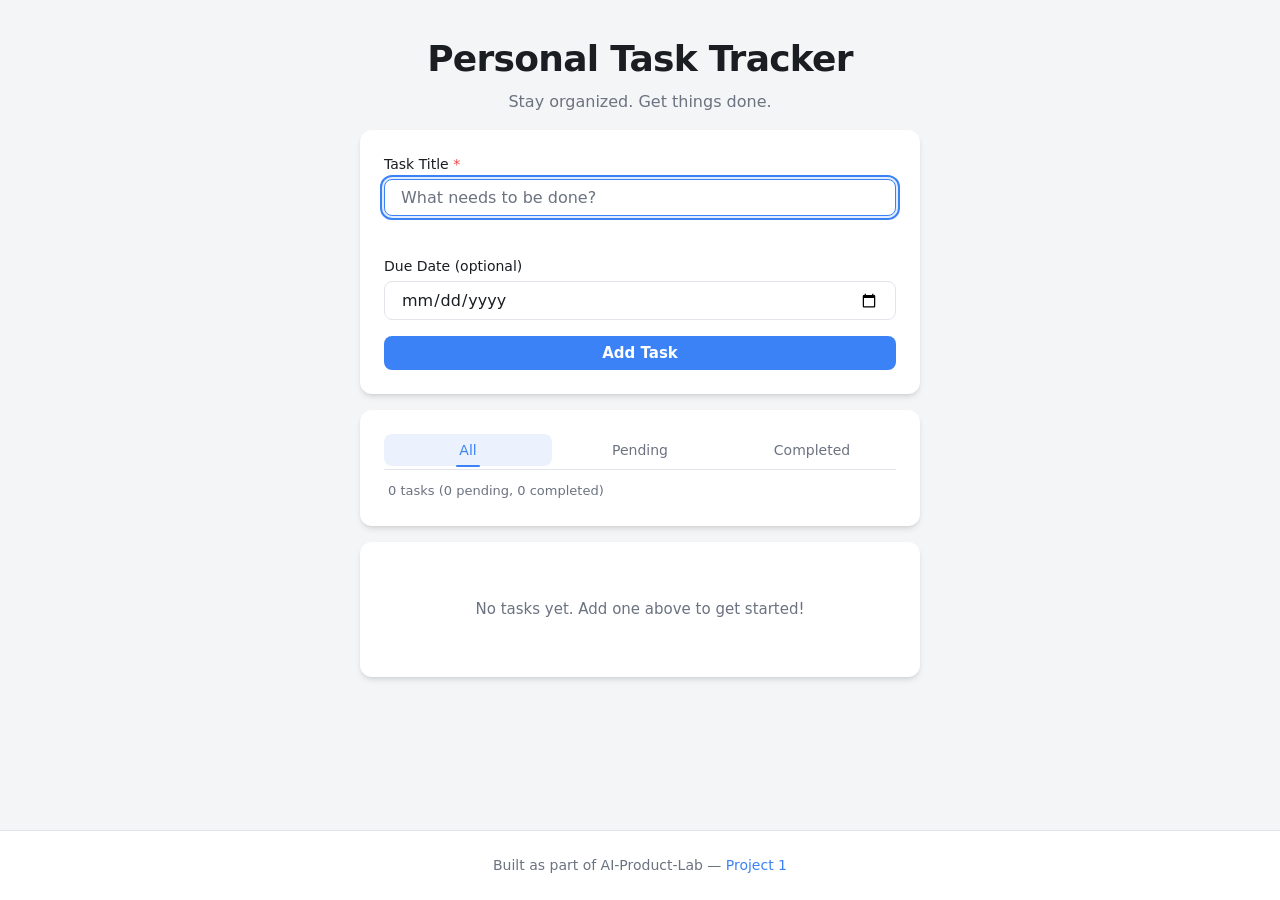
<file: 01-First-Web-App/index.html>
<!DOCTYPE html>
<html lang="en">
<head>
  <meta charset="UTF-8">
  <meta name="viewport" content="width=device-width, initial-scale=1.0">
  <title>Personal Task Tracker</title>
  <link rel="stylesheet" href="style.css">
</head>
<body>
  <header class="app-header">
    <h1>Personal Task Tracker</h1>
    <p class="app-tagline">Stay organized. Get things done.</p>
  </header>

  <main class="app-main">
    <!-- Task Entry Form -->
    <section class="task-form-section" aria-labelledby="form-title">
      <h2 id="form-title" class="visually-hidden">Add New Task</h2>
      <form id="task-form" class="task-form" novalidate>
        <div class="form-group">
          <label for="task-title">Task Title <span class="required" aria-hidden="true">*</span></label>
          <input
            type="text"
            id="task-title"
            name="title"
            placeholder="What needs to be done?"
            required
            maxlength="200"
            autocomplete="off"
          >
          <span id="title-error" class="error-message" aria-live="polite"></span>
        </div>

        <div class="form-group">
          <label for="task-due-date">Due Date (optional)</label>
          <input
            type="date"
            id="task-due-date"
            name="dueDate"
          >
        </div>

        <button type="submit" id="add-task-btn" class="btn btn-primary">
          Add Task
        </button>
      </form>
    </section>

    <!-- Filter Controls -->
    <section class="filter-section" aria-labelledby="filter-title">
      <h2 id="filter-title" class="visually-hidden">Filter Tasks</h2>
      <div class="filter-tabs" role="tablist" aria-label="Task filters">
        <button
          role="tab"
          id="filter-all"
          class="filter-tab active"
          aria-selected="true"
          aria-controls="task-list"
          data-filter="all"
        >
          All
        </button>
        <button
          role="tab"
          id="filter-pending"
          class="filter-tab"
          aria-selected="false"
          aria-controls="task-list"
          data-filter="pending"
        >
          Pending
        </button>
        <button
          role="tab"
          id="filter-completed"
          class="filter-tab"
          aria-selected="false"
          aria-controls="task-list"
          data-filter="completed"
        >
          Completed
        </button>
      </div>
      <span id="task-count" class="task-count" aria-live="polite"></span>
    </section>

    <!-- Task List -->
    <section class="task-list-section" aria-labelledby="list-title">
      <h2 id="list-title" class="visually-hidden">Tasks</h2>

      <!-- Empty State (shown when no tasks match filter) -->
      <div id="empty-state" class="empty-state hidden" aria-live="polite">
        <p id="empty-message"></p>
      </div>

      <!-- Task List (populated by JavaScript) -->
      <ul id="task-list" class="task-list" role="list"></ul>
    </section>

    <!-- localStorage Error Message -->
    <div id="storage-error" class="storage-error hidden" aria-live="assertive"></div>
  </main>

  <footer class="app-footer">
    <p>Built as part of AI-Product-Lab — <a href="../README.md">Project 1</a></p>
  </footer>

  <script src="app.js"></script>
</body>
</html>
</file>
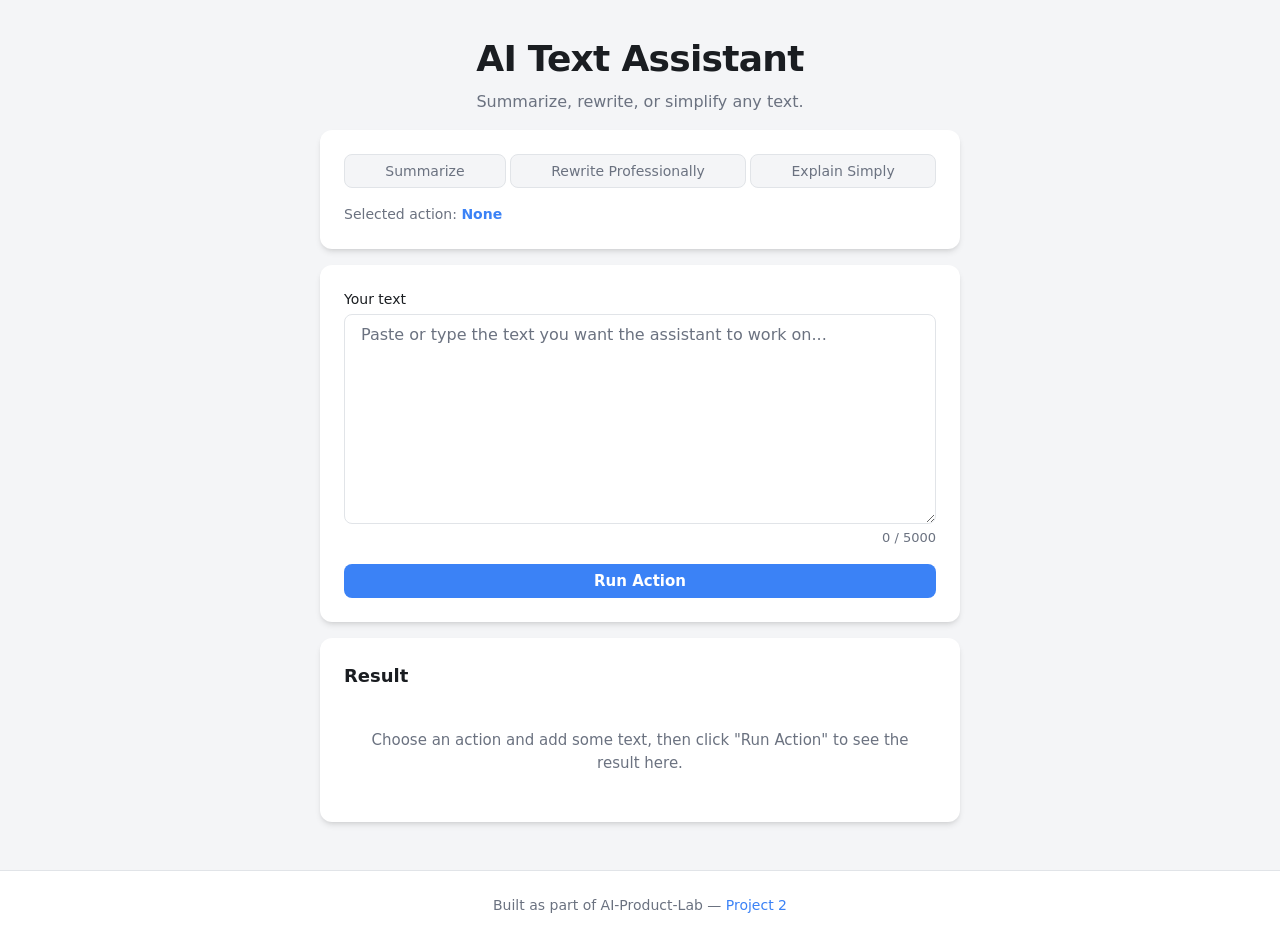
<file: 02-AI-Tool/index.html>
<!DOCTYPE html>
<html lang="en">
<head>
  <meta charset="UTF-8">
  <meta name="viewport" content="width=device-width, initial-scale=1.0">
  <title>AI Text Assistant</title>
  <link rel="stylesheet" href="style.css">
</head>
<body>
  <header class="app-header">
    <h1>AI Text Assistant</h1>
    <p class="app-tagline">Summarize, rewrite, or simplify any text.</p>
  </header>

  <main class="app-main">
    <!-- Action Selection -->
    <section class="action-section" aria-labelledby="action-title">
      <h2 id="action-title" class="visually-hidden">Choose an Action</h2>
      <div class="action-tabs" role="tablist" aria-label="AI actions">
        <button
          role="tab"
          id="action-summarize"
          class="action-tab"
          aria-selected="false"
          aria-controls="input-text"
          data-action="summarize"
        >
          Summarize
        </button>
        <button
          role="tab"
          id="action-rewrite"
          class="action-tab"
          aria-selected="false"
          aria-controls="input-text"
          data-action="rewrite"
        >
          Rewrite Professionally
        </button>
        <button
          role="tab"
          id="action-explain"
          class="action-tab"
          aria-selected="false"
          aria-controls="input-text"
          data-action="explain"
        >
          Explain Simply
        </button>
      </div>

      <!-- Selected action indicator -->
      <p class="selected-action" aria-live="polite">
        Selected action: <strong id="selected-action-label">None</strong>
      </p>
    </section>

    <!-- Text Input -->
    <section class="input-section" aria-labelledby="input-heading">
      <h2 id="input-heading" class="visually-hidden">Enter Your Text</h2>
      <div class="form-group">
        <label for="input-text">Your text</label>
        <textarea
          id="input-text"
          name="inputText"
          rows="8"
          maxlength="5000"
          placeholder="Paste or type the text you want the assistant to work on..."
        ></textarea>
        <div class="input-meta">
          <span id="input-error" class="error-message" aria-live="polite"></span>
          <span id="char-counter" class="char-counter">0 / 5000</span>
        </div>
      </div>

      <button type="button" id="run-action-btn" class="btn btn-primary">
        Run Action
      </button>
    </section>

    <!-- Result Area -->
    <section class="result-section" aria-labelledby="result-heading">
      <h2 id="result-heading" class="section-title">Result</h2>

      <!-- Empty state shown before any run -->
      <div id="result-empty" class="empty-state">
        <p id="result-empty-message">Choose an action and add some text, then click "Run Action" to see the result here.</p>
      </div>

      <!-- Result output (populated by JavaScript) -->
      <div id="result-output" class="result-output hidden" aria-live="polite"></div>
    </section>
  </main>

  <footer class="app-footer">
    <p>Built as part of AI-Product-Lab — <a href="../README.md">Project 2</a></p>
  </footer>

  <script src="app.js"></script>
</body>
</html>
</file>
<file: 01-First-Web-App/style.css>
/* ========================================
   Personal Task Tracker — style.css
   Clean, modern, responsive productivity app
   ======================================== */

/* ----------------------------------------
   CSS Custom Properties (Design Tokens)
   ---------------------------------------- */
:root {
  /* Colors */
  --color-bg: #f4f5f7;
  --color-panel: #ffffff;
  --color-text: #1a1d21;
  --color-text-muted: #6b7280;
  --color-border: #e1e4e8;
  --color-border-focus: #3b82f6;
  --color-primary: #3b82f6;
  --color-primary-hover: #2563eb;
  --color-primary-active: #1d4ed8;
  --color-danger: #ef4444;
  --color-danger-hover: #dc2626;
  --color-success: #22c55e;
  --color-warning: #f59e0b;
  --color-overdue: #ef4444;
  --color-completed: #9ca3af;

  /* Shadows */
  --shadow-sm: 0 1px 2px rgba(0, 0, 0, 0.05);
  --shadow-md: 0 4px 6px -1px rgba(0, 0, 0, 0.1), 0 2px 4px -2px rgba(0, 0, 0, 0.1);
  --shadow-lg: 0 10px 15px -3px rgba(0, 0, 0, 0.1), 0 4px 6px -4px rgba(0, 0, 0, 0.1);

  /* Spacing */
  --space-xs: 4px;
  --space-sm: 8px;
  --space-md: 16px;
  --space-lg: 24px;
  --space-xl: 32px;

  /* Border radius */
  --radius-sm: 4px;
  --radius-md: 8px;
  --radius-lg: 12px;

  /* Transitions */
  --transition-fast: 150ms ease;
  --transition-normal: 200ms ease;

  /* Layout */
  --panel-max-width: 560px;
  --panel-padding: var(--space-lg);
}

/* ----------------------------------------
   Reset & Base Styles
   ---------------------------------------- */
*, *::before, *::after {
  box-sizing: border-box;
}

html {
  font-size: 16px;
  -webkit-font-smoothing: antialiased;
  -moz-osx-font-smoothing: grayscale;
}

body {
  margin: 0;
  min-height: 100vh;
  background-color: var(--color-bg);
  color: var(--color-text);
  font-family: system-ui, -apple-system, BlinkMacSystemFont, "Segoe UI", Roboto, "Helvetica Neue", Arial, sans-serif;
  line-height: 1.5;
  display: flex;
  flex-direction: column;
}

/* ----------------------------------------
   Utility Classes
   ---------------------------------------- */
.visually-hidden {
  position: absolute;
  width: 1px;
  height: 1px;
  padding: 0;
  margin: -1px;
  overflow: hidden;
  clip: rect(0, 0, 0, 0);
  white-space: nowrap;
  border: 0;
}

.hidden {
  display: none !important;
}

/* Focus styles for accessibility */
:focus-visible {
  outline: 2px solid var(--color-border-focus);
  outline-offset: 2px;
}

/* Remove default focus for mouse users, keep for keyboard */
:focus:not(:focus-visible) {
  outline: none;
}

/* ----------------------------------------
   Layout: Header, Main, Footer
   ---------------------------------------- */
.app-header {
  text-align: center;
  padding: var(--space-xl) var(--space-md) var(--space-md);
}

.app-header h1 {
  margin: 0 0 var(--space-xs);
  font-size: clamp(1.75rem, 4vw, 2.25rem);
  font-weight: 700;
  color: var(--color-text);
  letter-spacing: -0.02em;
}

.app-tagline {
  margin: 0;
  color: var(--color-text-muted);
  font-size: 1rem;
}

.app-main {
  flex: 1;
  display: flex;
  flex-direction: column;
  align-items: center;
  padding: 0 var(--space-md) var(--space-xl);
  width: 100%;
}

.app-footer {
  padding: var(--space-lg) var(--space-md);
  text-align: center;
  border-top: 1px solid var(--color-border);
  background-color: var(--color-panel);
  margin-top: auto;
}

.app-footer p {
  margin: 0;
  font-size: 0.875rem;
  color: var(--color-text-muted);
}

.app-footer a {
  color: var(--color-primary);
  text-decoration: none;
}

.app-footer a:hover {
  text-decoration: underline;
}

/* ----------------------------------------
   Panel Container (centered card)
   ---------------------------------------- */
.task-form-section,
.filter-section,
.task-list-section {
  width: 100%;
  max-width: var(--panel-max-width);
  background: var(--color-panel);
  border-radius: var(--radius-lg);
  box-shadow: var(--shadow-md);
  padding: var(--panel-padding);
  margin-bottom: var(--space-md);
}

/* ----------------------------------------
   Task Form
   ---------------------------------------- */
.task-form {
  display: flex;
  flex-direction: column;
  gap: var(--space-md);
}

.form-group {
  display: flex;
  flex-direction: column;
  gap: var(--space-xs);
}

.form-group label {
  font-size: 0.875rem;
  font-weight: 500;
  color: var(--color-text);
}

.required {
  color: var(--color-danger);
}

.form-group input {
  padding: var(--space-sm) var(--space-md);
  border: 1px solid var(--color-border);
  border-radius: var(--radius-md);
  font-size: 1rem;
  font-family: inherit;
  color: var(--color-text);
  background: var(--color-panel);
  transition: border-color var(--transition-fast), box-shadow var(--transition-fast);
}

.form-group input::placeholder {
  color: var(--color-text-muted);
}

.form-group input:hover {
  border-color: #cbd5e1;
}

.form-group input:focus {
  border-color: var(--color-border-focus);
  box-shadow: 0 0 0 3px rgba(59, 130, 246, 0.15);
}

.form-group input[aria-invalid="true"] {
  border-color: var(--color-danger);
}

.form-group input[aria-invalid="true"]:focus {
  box-shadow: 0 0 0 3px rgba(239, 68, 68, 0.15);
}

.error-message {
  min-height: 1.25rem;
  font-size: 0.8125rem;
  color: var(--color-danger);
}

/* Buttons */
.btn {
  display: inline-flex;
  align-items: center;
  justify-content: center;
  gap: var(--space-sm);
  padding: var(--space-sm) var(--space-lg);
  font-size: 0.9375rem;
  font-weight: 600;
  font-family: inherit;
  border: none;
  border-radius: var(--radius-md);
  cursor: pointer;
  transition: background-color var(--transition-fast), transform var(--transition-fast), box-shadow var(--transition-fast);
}

.btn:disabled {
  opacity: 0.6;
  cursor: not-allowed;
}

.btn-primary {
  background-color: var(--color-primary);
  color: #ffffff;
}

.btn-primary:hover:not(:disabled) {
  background-color: var(--color-primary-hover);
}

.btn-primary:active:not(:disabled) {
  background-color: var(--color-primary-active);
  transform: scale(0.98);
}

.btn-primary:focus-visible {
  box-shadow: 0 0 0 3px rgba(59, 130, 246, 0.3);
}

/* ----------------------------------------
   Filter Tabs
   ---------------------------------------- */
.filter-tabs {
  display: flex;
  gap: var(--space-xs);
  margin-bottom: var(--space-sm);
  border-bottom: 1px solid var(--color-border);
  padding-bottom: calc(var(--space-xs) - 1px);
}

.filter-tab {
  flex: 1;
  padding: var(--space-sm) var(--space-md);
  font-size: 0.875rem;
  font-weight: 500;
  font-family: inherit;
  color: var(--color-text-muted);
  background: transparent;
  border: none;
  border-radius: var(--radius-md);
  cursor: pointer;
  transition: color var(--transition-fast), background-color var(--transition-fast);
  position: relative;
}

.filter-tab:hover:not(.active) {
  color: var(--color-text);
  background-color: var(--color-bg);
}

.filter-tab.active {
  color: var(--color-primary);
  background-color: rgba(59, 130, 246, 0.1);
}

.filter-tab.active::after {
  content: "";
  position: absolute;
  bottom: -1px;
  left: 50%;
  transform: translateX(-50%);
  width: 24px;
  height: 2px;
  background-color: var(--color-primary);
  border-radius: 1px;
}

.filter-tab:focus-visible {
  box-shadow: 0 0 0 2px rgba(59, 130, 246, 0.3);
}

.task-count {
  display: inline-block;
  font-size: 0.8125rem;
  color: var(--color-text-muted);
  padding: 0 var(--space-xs);
}

/* ----------------------------------------
   Task List
   ---------------------------------------- */
.task-list {
  list-style: none;
  margin: 0;
  padding: 0;
  display: flex;
  flex-direction: column;
  gap: var(--space-xs);
}

.task-item {
  display: flex;
  align-items: flex-start;
  gap: var(--space-md);
  padding: var(--space-md);
  background: var(--color-bg);
  border-radius: var(--radius-md);
  border: 1px solid var(--color-border);
  transition: background-color var(--transition-fast), border-color var(--transition-fast), box-shadow var(--transition-fast);
}

.task-item:hover {
  background-color: #f8fafc;
  border-color: #cbd5e1;
}

.task-item.completed {
  opacity: 0.7;
}

.task-item.completed .task-title {
  text-decoration: line-through;
  color: var(--color-completed);
}

.task-item.completed .task-due-date {
  color: var(--color-completed);
}

/* Checkbox */
.task-checkbox {
  flex-shrink: 0;
  width: 22px;
  height: 22px;
  margin-top: 2px;
  accent-color: var(--color-primary);
  cursor: pointer;
  transition: transform var(--transition-fast);
}

.task-checkbox:focus-visible {
  outline: 2px solid var(--color-border-focus);
  outline-offset: 2px;
  border-radius: 4px;
}

.task-checkbox:hover {
  transform: scale(1.1);
}

/* Task Content */
.task-content {
  flex: 1;
  min-width: 0;
}

.task-title {
  margin: 0 0 var(--space-xs);
  font-size: 1rem;
  font-weight: 500;
  color: var(--color-text);
  word-break: break-word;
}

.task-meta {
  display: flex;
  align-items: center;
  gap: var(--space-md);
  font-size: 0.8125rem;
  color: var(--color-text-muted);
}

.task-due-date {
  display: inline-flex;
  align-items: center;
  gap: var(--space-xs);
  padding: var(--space-xs) var(--space-sm);
  border-radius: var(--radius-sm);
  background: transparent;
  transition: background-color var(--transition-fast), color var(--transition-fast);
}

.task-due-date.overdue {
  color: var(--color-overdue);
  background-color: rgba(239, 68, 68, 0.1);
  font-weight: 500;
}

.task-due-date::before {
  content: "";
  display: inline-block;
  width: 6px;
  height: 6px;
  border-radius: 50%;
  background-color: currentColor;
  flex-shrink: 0;
}

/* Delete Button */
.task-delete {
  flex-shrink: 0;
  width: 36px;
  height: 36px;
  display: flex;
  align-items: center;
  justify-content: center;
  background: transparent;
  border: none;
  border-radius: var(--radius-md);
  color: var(--color-text-muted);
  cursor: pointer;
  transition: background-color var(--transition-fast), color var(--transition-fast);
}

.task-delete:hover {
  background-color: rgba(239, 68, 68, 0.1);
  color: var(--color-danger);
}

.task-delete:focus-visible {
  box-shadow: 0 0 0 2px rgba(239, 68, 68, 0.3);
}

.task-delete svg {
  width: 18px;
  height: 18px;
}

/* ----------------------------------------
   Empty State
   ---------------------------------------- */
.empty-state {
  text-align: center;
  padding: var(--space-xl) var(--space-md);
  color: var(--color-text-muted);
}

.empty-state p {
  margin: 0;
  font-size: 0.9375rem;
}

/* ----------------------------------------
   Storage Error
   ---------------------------------------- */
.storage-error {
  padding: var(--space-md);
  background-color: rgba(239, 68, 68, 0.1);
  border: 1px solid rgba(239, 68, 68, 0.3);
  border-radius: var(--radius-md);
  color: var(--color-danger);
  font-size: 0.875rem;
  margin-top: var(--space-md);
  max-width: var(--panel-max-width);
}

/* ----------------------------------------
   Responsive Breakpoints
   ---------------------------------------- */
@media (max-width: 480px) {
  :root {
    --panel-padding: var(--space-md);
  }

  .app-header {
    padding: var(--space-lg) var(--space-sm) var(--space-sm);
  }

  .filter-tabs {
    flex-wrap: wrap;
  }

  .filter-tab {
    flex: 1 1 calc(50% - 4px);
    min-width: 80px;
  }

  .filter-tab:nth-child(3) {
    flex-basis: 100%;
  }

  .task-item {
    flex-wrap: wrap;
    gap: var(--space-sm);
  }

  .task-checkbox {
    width: 24px;
    height: 24px;
  }

  .task-content {
    flex: 1 1 calc(100% - 60px);
  }

  .task-meta {
    width: 100%;
    justify-content: space-between;
    margin-top: var(--space-xs);
  }

  .task-delete {
    width: 40px;
    height: 40px;
  }
}

/* ----------------------------------------
   Print Styles
   ---------------------------------------- */
@media print {
  .app-header,
  .task-form-section,
  .filter-section,
  .app-footer,
  .task-delete {
    display: none !important;
  }

  .app-main {
    padding: 0;
  }

  .task-form-section,
  .filter-section,
  .task-list-section {
    box-shadow: none;
    border: 1px solid var(--color-border);
    break-inside: avoid;
  }

  .task-item {
    break-inside: avoid;
    background: none;
    border: none;
    border-bottom: 1px solid var(--color-border);
    padding: var(--space-sm) 0;
  }

  .task-item:last-child {
    border-bottom: none;
  }
}
</file>
<file: 02-AI-Tool/style.css>
/* ========================================
   AI Text Assistant — style.css
   Clean, modern, responsive interface
   ======================================== */

/* ----------------------------------------
   CSS Custom Properties (Design Tokens)
   Reusing the same palette as Project 1
   for a consistent workspace look.
   ---------------------------------------- */
:root {
  /* Colors */
  --color-bg: #f4f5f7;
  --color-panel: #ffffff;
  --color-text: #1a1d21;
  --color-text-muted: #6b7280;
  --color-border: #e1e4e8;
  --color-border-focus: #3b82f6;
  --color-primary: #3b82f6;
  --color-primary-hover: #2563eb;
  --color-primary-active: #1d4ed8;
  --color-danger: #ef4444;
  --color-info-bg: #eff6ff;
  --color-info-border: #bfdbfe;
  --color-info-text: #1e40af;

  /* Shadows */
  --shadow-sm: 0 1px 2px rgba(0, 0, 0, 0.05);
  --shadow-md: 0 4px 6px -1px rgba(0, 0, 0, 0.1), 0 2px 4px -2px rgba(0, 0, 0, 0.1);

  /* Spacing */
  --space-xs: 4px;
  --space-sm: 8px;
  --space-md: 16px;
  --space-lg: 24px;
  --space-xl: 32px;

  /* Border radius */
  --radius-sm: 4px;
  --radius-md: 8px;
  --radius-lg: 12px;

  /* Transitions */
  --transition-fast: 150ms ease;

  /* Layout */
  --panel-max-width: 640px;
  --panel-padding: var(--space-lg);
}

/* ----------------------------------------
   Reset & Base Styles
   ---------------------------------------- */
*, *::before, *::after {
  box-sizing: border-box;
}

html {
  font-size: 16px;
  -webkit-font-smoothing: antialiased;
  -moz-osx-font-smoothing: grayscale;
}

body {
  margin: 0;
  min-height: 100vh;
  background-color: var(--color-bg);
  color: var(--color-text);
  font-family: system-ui, -apple-system, BlinkMacSystemFont, "Segoe UI", Roboto, "Helvetica Neue", Arial, sans-serif;
  line-height: 1.5;
  display: flex;
  flex-direction: column;
}

/* ----------------------------------------
   Utility Classes
   ---------------------------------------- */
.visually-hidden {
  position: absolute;
  width: 1px;
  height: 1px;
  padding: 0;
  margin: -1px;
  overflow: hidden;
  clip: rect(0, 0, 0, 0);
  white-space: nowrap;
  border: 0;
}

.hidden {
  display: none !important;
}

:focus-visible {
  outline: 2px solid var(--color-border-focus);
  outline-offset: 2px;
}

:focus:not(:focus-visible) {
  outline: none;
}

/* ----------------------------------------
   Layout: Header, Main, Footer
   ---------------------------------------- */
.app-header {
  text-align: center;
  padding: var(--space-xl) var(--space-md) var(--space-md);
}

.app-header h1 {
  margin: 0 0 var(--space-xs);
  font-size: clamp(1.75rem, 4vw, 2.25rem);
  font-weight: 700;
  letter-spacing: -0.02em;
}

.app-tagline {
  margin: 0;
  color: var(--color-text-muted);
  font-size: 1rem;
}

.app-main {
  flex: 1;
  display: flex;
  flex-direction: column;
  align-items: center;
  padding: 0 var(--space-md) var(--space-xl);
  width: 100%;
}

.app-footer {
  padding: var(--space-lg) var(--space-md);
  text-align: center;
  border-top: 1px solid var(--color-border);
  background-color: var(--color-panel);
  margin-top: auto;
}

.app-footer p {
  margin: 0;
  font-size: 0.875rem;
  color: var(--color-text-muted);
}

.app-footer a {
  color: var(--color-primary);
  text-decoration: none;
}

.app-footer a:hover {
  text-decoration: underline;
}

/* ----------------------------------------
   Panel Container (centered card)
   ---------------------------------------- */
.action-section,
.input-section,
.result-section {
  width: 100%;
  max-width: var(--panel-max-width);
  background: var(--color-panel);
  border-radius: var(--radius-lg);
  box-shadow: var(--shadow-md);
  padding: var(--panel-padding);
  margin-bottom: var(--space-md);
}

.section-title {
  margin: 0 0 var(--space-md);
  font-size: 1.125rem;
  font-weight: 600;
}

/* ----------------------------------------
   Action Tabs
   ---------------------------------------- */
.action-tabs {
  display: flex;
  flex-wrap: wrap;
  gap: var(--space-xs);
  margin-bottom: var(--space-md);
}

.action-tab {
  flex: 1 1 auto;
  padding: var(--space-sm) var(--space-md);
  font-size: 0.875rem;
  font-weight: 500;
  font-family: inherit;
  color: var(--color-text-muted);
  background: var(--color-bg);
  border: 1px solid var(--color-border);
  border-radius: var(--radius-md);
  cursor: pointer;
  transition: color var(--transition-fast), background-color var(--transition-fast), border-color var(--transition-fast);
}

.action-tab:hover:not(.active):not(:disabled) {
  color: var(--color-text);
  border-color: #cbd5e1;
}

.action-tab.active {
  color: #ffffff;
  background-color: var(--color-primary);
  border-color: var(--color-primary);
}

.action-tab:focus-visible {
  box-shadow: 0 0 0 3px rgba(59, 130, 246, 0.3);
}

/* Dim the tabs (including the active one) while a request is processing.
   Matches the .btn:disabled convention for a consistent look. */
.action-tab:disabled {
  opacity: 0.6;
  cursor: not-allowed;
}

.selected-action {
  margin: 0;
  font-size: 0.875rem;
  color: var(--color-text-muted);
}

.selected-action strong {
  color: var(--color-primary);
}

/* ----------------------------------------
   Text Input
   ---------------------------------------- */
.form-group {
  display: flex;
  flex-direction: column;
  gap: var(--space-xs);
  margin-bottom: var(--space-md);
}

.form-group label {
  font-size: 0.875rem;
  font-weight: 500;
}

.form-group textarea {
  width: 100%;
  padding: var(--space-sm) var(--space-md);
  border: 1px solid var(--color-border);
  border-radius: var(--radius-md);
  font-size: 1rem;
  font-family: inherit;
  line-height: 1.5;
  color: var(--color-text);
  background: var(--color-panel);
  resize: vertical;
  min-height: 120px;
  transition: border-color var(--transition-fast), box-shadow var(--transition-fast);
}

.form-group textarea::placeholder {
  color: var(--color-text-muted);
}

.form-group textarea:hover {
  border-color: #cbd5e1;
}

.form-group textarea:focus {
  border-color: var(--color-border-focus);
  box-shadow: 0 0 0 3px rgba(59, 130, 246, 0.15);
}

.form-group textarea[aria-invalid="true"] {
  border-color: var(--color-danger);
}

.form-group textarea[aria-invalid="true"]:focus {
  box-shadow: 0 0 0 3px rgba(239, 68, 68, 0.15);
}

/* Row holding error message + character counter */
.input-meta {
  display: flex;
  justify-content: space-between;
  align-items: center;
  gap: var(--space-sm);
}

.error-message {
  min-height: 1.25rem;
  font-size: 0.8125rem;
  color: var(--color-danger);
}

.char-counter {
  font-size: 0.8125rem;
  color: var(--color-text-muted);
  white-space: nowrap;
}

/* Highlight the counter when close to the limit */
.char-counter.near-limit {
  color: var(--color-danger);
  font-weight: 600;
}

/* ----------------------------------------
   Buttons
   ---------------------------------------- */
.btn {
  display: inline-flex;
  align-items: center;
  justify-content: center;
  gap: var(--space-sm);
  padding: var(--space-sm) var(--space-lg);
  font-size: 0.9375rem;
  font-weight: 600;
  font-family: inherit;
  border: none;
  border-radius: var(--radius-md);
  cursor: pointer;
  transition: background-color var(--transition-fast), transform var(--transition-fast), box-shadow var(--transition-fast);
}

.btn:disabled {
  opacity: 0.6;
  cursor: not-allowed;
}

.btn-primary {
  background-color: var(--color-primary);
  color: #ffffff;
  width: 100%;
}

.btn-primary:hover:not(:disabled) {
  background-color: var(--color-primary-hover);
}

.btn-primary:active:not(:disabled) {
  background-color: var(--color-primary-active);
  transform: scale(0.99);
}

.btn-primary:focus-visible {
  box-shadow: 0 0 0 3px rgba(59, 130, 246, 0.3);
}

/* ----------------------------------------
   Result Area
   ---------------------------------------- */
.empty-state {
  text-align: center;
  padding: var(--space-lg) var(--space-md);
  color: var(--color-text-muted);
}

.empty-state p {
  margin: 0;
  font-size: 0.9375rem;
}

/* The "not configured" notice — a distinct info box */
.result-notice {
  padding: var(--space-md);
  background-color: var(--color-info-bg);
  border: 1px solid var(--color-info-border);
  border-radius: var(--radius-md);
  color: var(--color-info-text);
  font-size: 0.9375rem;
}

.result-notice strong {
  display: block;
  margin-bottom: var(--space-xs);
}

.result-output {
  font-size: 0.9375rem;
  line-height: 1.6;
  white-space: pre-wrap;
  word-break: break-word;
  padding: var(--space-md);
  background: var(--color-bg);
  border: 1px solid var(--color-border);
  border-radius: var(--radius-md);
}

/* Small heading used inside the result when a real result is shown later */
.result-output .result-action-label {
  display: block;
  margin-bottom: var(--space-sm);
  font-size: 0.8125rem;
  font-weight: 600;
  text-transform: uppercase;
  letter-spacing: 0.05em;
  color: var(--color-text-muted);
}

/* ----------------------------------------
   Responsive Breakpoints
   ---------------------------------------- */
@media (max-width: 480px) {
  :root {
    --panel-padding: var(--space-md);
  }

  .app-header {
    padding: var(--space-lg) var(--space-sm) var(--space-sm);
  }

  /* Stack the action tabs vertically on small screens */
  .action-tabs {
    flex-direction: column;
  }

  .action-tab {
    width: 100%;
    text-align: center;
  }

  .input-meta {
    flex-direction: column;
    align-items: flex-start;
  }
}
</file>
